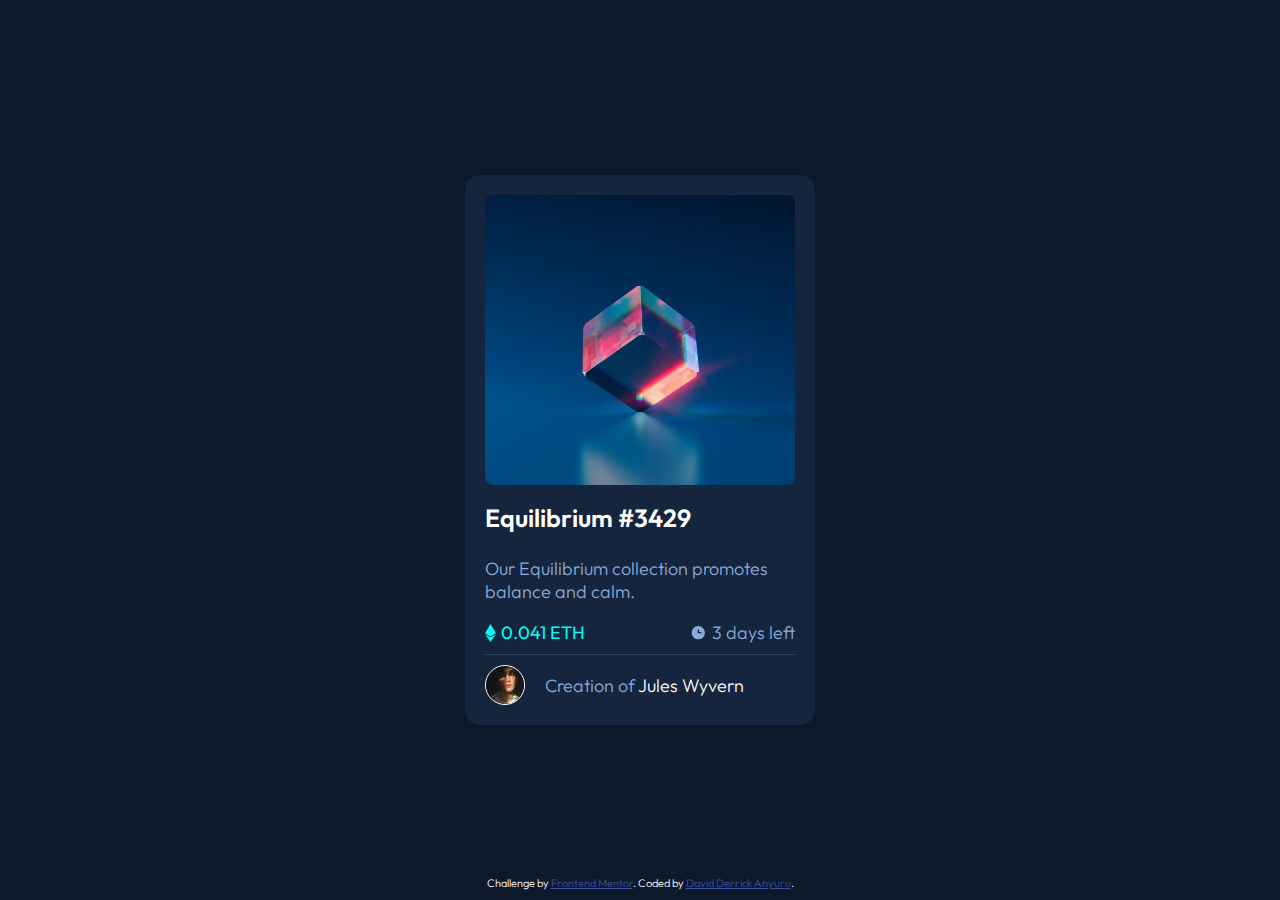
<file: nft-preview-card-component-main/index.html>
<!DOCTYPE html>
<html lang="en">
<head>
  <meta charset="UTF-8">
  <meta name="viewport" content="width=device-width, initial-scale=1.0"> <!-- displays site properly based on user's device -->
  <link rel="icon" type="image/png" sizes="32x32" href="./images/favicon-32x32.png">
  <link rel="stylesheet" href="./css/styles.css">
  <link rel="preconnect" href="https://fonts.googleapis.com"> 
  <link rel="preconnect" href="https://fonts.gstatic.com" crossorigin> 
  <link href="https://fonts.googleapis.com/css2?family=Fraunces:opsz,wght@9..144,500;9..144,700&family=Montserrat:wght@500;700&family=Outfit:wght@300;400;600;700&display=swap" rel="stylesheet">
  <title>Frontend Mentor | NFT preview card component</title>

</head>
<body >
  <div class="main-container">
    <div class ="equilibrium-par">
      <img src="./images/image-equilibrium.jpg" alt="equilibrium" class="equilibrium">
      <div class="overlay">
        <img src="./images/icon-view.svg" alt="view" class="view">
      </div>
    </div>
    <div class="container">
      <h1 class="text-white heading">
        Equilibrium #3429 
      </h1>
      <p class="text-soft-blue normal-text" > 
        Our Equilibrium collection promotes balance and calm.
      </p>
      <div class="middle">
        <div class="content">
          <img src="./images/icon-ethereum.svg" alt="etherium">
          <span class="text-cyan normal-text price">0.041 ETH</span>
        </div>
        <div class="content">
          <img src="./images/icon-clock.svg" alt="clock">
          <span class="text-soft-blue normal-text">3 days left</span>
        </div>
      </div>
      <div class="bottom">
        <img src="./images/image-avatar.png" alt="avatar" class="avatar">
        <span>
          <span class="text-soft-blue normal-text">Creation of</span>
          <span class="text-white normal-text seller">Jules Wyvern</span>
        </span>
      </div>
    </div>
  </div>
  <div class="attribution">
    Challenge by <a href="https://www.frontendmentor.io?ref=challenge" target="_blank">Frontend Mentor</a>. 
    Coded by <a href="https://github.com/ANYURU">David Derrick Anyuru</a>.
  </div>
</body>
</html>
</file>
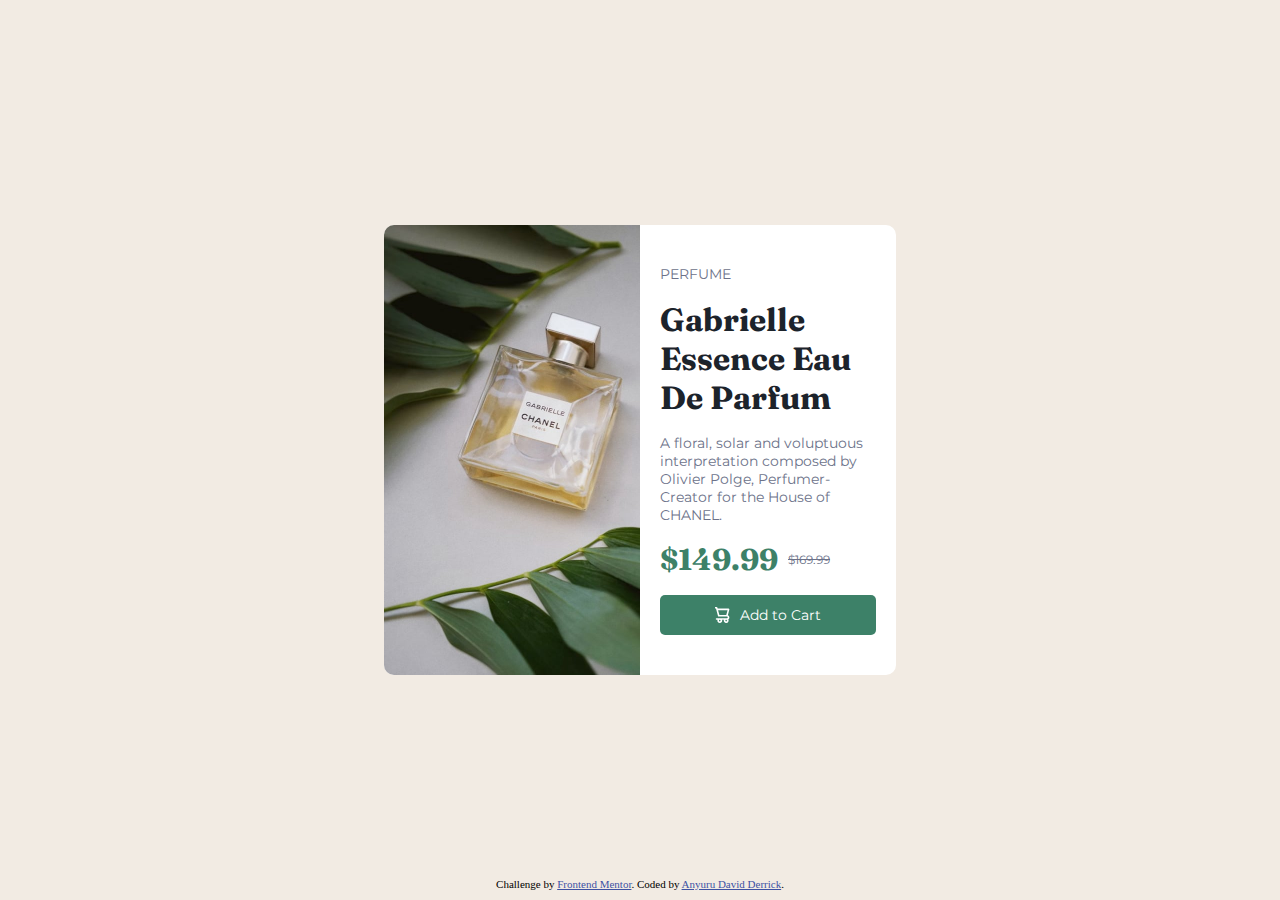
<file: product-preview-card-component-main/index.html>
<!DOCTYPE html>
<html lang="en">
<head>
  <meta charset="UTF-8">
  <meta name="viewport" content="width=device-width, initial-scale=1.0"> <!-- displays site properly based on user's device -->

  <!-- fonts -->
  <link rel="preconnect" href="https://fonts.googleapis.com"> 
  <link rel="preconnect" href="https://fonts.gstatic.com" crossorigin> 
  <link href="https://fonts.googleapis.com/css2?family=Montserrat:wght@500;700&family=Outfit:wght@400;700&display=swap" rel="stylesheet">
  <link href="https://fonts.googleapis.com/css2?family=Fraunces:opsz,wght@9..144,500;9..144,700&family=Montserrat:wght@500;700&family=Outfit:wght@400;700&display=swap" rel="stylesheet">
  
  <!-- favicon -->
  <link rel="icon" type="image/png" sizes="32x32" href="./images/favicon-32x32.png">
  
  <!-- stylesheet -->
  <link rel="stylesheet" href="./css/styles.css">
  
  <title>Frontend Mentor | Product preview card component</title>
</head>
<body>
  <main class="container">
    <div class="product">
    </div>
    <!-- <img src="./images/image-product-mobile.jpg" alt="product" class="product"> -->
    <div class="text-container">
      <span class="normal-text first-text">perfume</span>
      <h1> 
        Gabrielle Essence Eau De Parfum
      </h1>
      <p class="normal-text">
        A floral, solar and voluptuous interpretation composed by Olivier Polge, Perfumer-Creator for the House of CHANEL.
      </p>
      <div class="prices">
        <span class="new-price">$149.99</span>
        <s class="normal-text old-price">$169.99</s>
      </div>
      <button class="add-to-cart">
        <img src="./images/icon-cart.svg" alt="icon-cart">
        <span>Add to Cart</span>
      </button>
    </div>
  </main>
  <div class="attribution">
    Challenge by <a href="https://www.frontendmentor.io?ref=challenge" target="_blank">Frontend Mentor</a>. 
    Coded by <a href="https://github.com/ANYURU">Anyuru David Derrick</a>.
  </div>
</body>
</html>
</file>
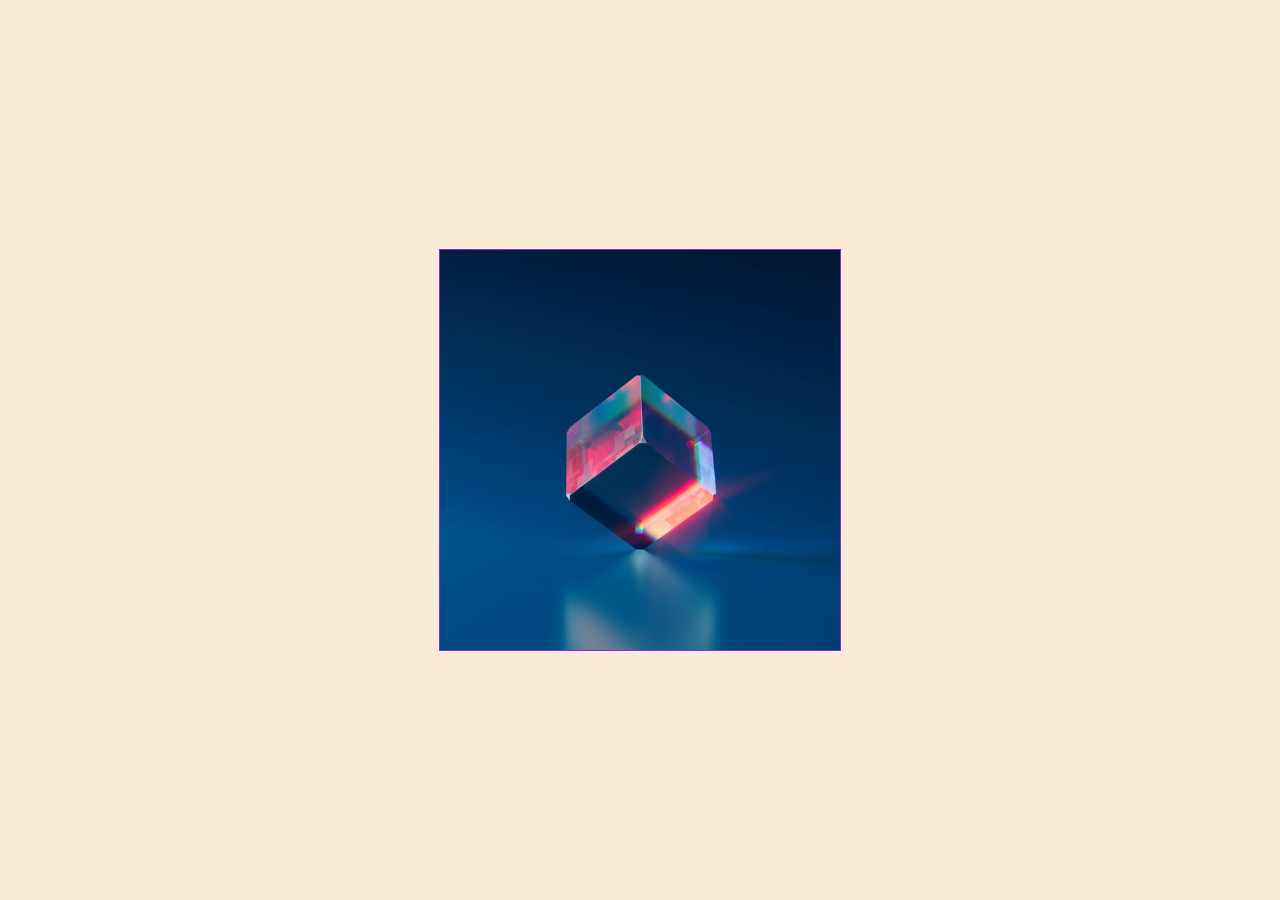
<file: nft-preview-card-component-main/lesssons/overlay/index.html>
<!DOCTYPE html>
<html lang="en">
<head>
    <meta charset="UTF-8">
    <meta http-equiv="X-UA-Compatible" content="IE=edge">
    <meta name="viewport" content="width=device-width, initial-scale=1.0">
    <link rel="stylesheet" href="./css/style.css">
    <link rel="preconnect" href="https://fonts.googleapis.com">
    <link rel="preconnect" href="https://fonts.gstatic.com" crossorigin>
    <link href="https://fonts.googleapis.com/css2?family=Damion&display=swap" rel="stylesheet">
    <title>css overlay</title>
</head>
<body>
    <div class ="main-container">
        <img src="./images/image-equilibrium.jpg" alt="equilibrium" class="equilibrium">
        <div class="overlay">
            <img src="./images/icon-view.svg" alt="view" class="view">
        </div>
    </div>
</body>
</html>
</file>
<file: nft-preview-card-component-main/css/styles.css>
html {
    box-sizing: border-box;
}

* {
    box-sizing: inherit;
}

:root {
    --soft-blue: hsl(215, 51%, 70%);
    --cyan: hsl(178, 100%, 50%);
    --main-bg: hsl(217, 54%, 11%);
    --card-bg: hsl(216, 50%, 16%);
    --line: hsl(215, 32%, 27%);
    --white: hsl(0, 0%, 100%);
    --font-size: 18px;
    --font: 'Outfit', sans-serif;
}

/* Attribution styles. */
.attribution { 
    font-size: 11px; 
    text-align: center; 
    bottom: 10px;
    position: absolute;
    color: white;
}

.normal-text {
    font-size: 18px;
}

.attribution a { 
    color: hsl(228, 45%, 44%); 
}

body {
    margin: 0;
    padding: 0;
    height: 100vh;
    display: flex;
    flex-direction: column;
    justify-content: center;
    align-items: center;
    font-family: var(--font);
    background-color: var(--main-bg);
    font-weight: 300;
}

.main-container {
    display: flex;
    flex-direction: column;
    padding: 20px;
    border-radius: 15px;
    width: 325px;
    height: 500px;
    background-color: var(--card-bg);
}

.container {
    display: flex;
    flex-direction: column;
    justify-content: space-between;
}

.equilibrium {
    width: 400px;
    height: 200px;
    border-radius: 7px;
}

.text-white {
    color: var(--white);
}

.middle {
    display: flex;
    justify-content: space-between;
    width: 100%;
}

.content {
    display: flex;
    align-items: center;
    gap: 5px;

}

.text-soft-blue {
    color: var(--soft-blue);
}

.text-cyan {
    color:  var(--cyan);
    font-weight: 400;
}

.bottom {
    display: flex;
    align-items: center;
    gap: 20px;
    padding-top: 10px;
    margin-top: 10px;
    border-top: solid 1px;
    border-color: var(--line);
}

.heading {
    font-family: outfit;
    margin-top: 5;
    margin-bottom: 5px;
    font-weight: 600;
    font-size: 18px;
    padding: 0;
}

.heading:hover {
    cursor: pointer;
    color: var(--cyan)
}


.avatar {
    width: 40px;
    border-radius: 50%;
    border: solid white 1px;
}

.equilibrium-par {
    position: relative;
    width: 100%;
    height: 60%;
    overflow: hidden;
    border-radius: 7px;
}

.equilibrium {
    width: 100%;
    height: 100%;
    position: absolute;
    display: flex;
}

.overlay {
    box-sizing: border-box;
    height: 100%;
    position: relative;
    display: flex;
    justify-content: center;
    align-items: center; 
}

.view {
    width: 45px;
    height: 45px;
    display: none;
}

.equilibrium-par:hover .view {
    display: block;
}

.normal-text {
    font-family: Outfit;
    font-size: 15px;
}

.equilibrium-par:hover .overlay {
    background-color: hsl(178, 100%, 50%, 0.5);
    cursor: pointer;
}

.price {
    font-family: Outfit;
    font-weight: 400;
}

.seller:hover {
    color: var(--cyan);
    cursor: pointer;
}

@media (min-width: 380px) and (max-width: 1440px){
    .main-container {
        display: flex;
        flex-direction: column;
        padding: 20px;
        border-radius: 15px;
        width: 350px;
        height: 550px;
        background-color: var(--card-bg);
    }

    .overlay {
        border-radius: 7px;
    }

    .heading {
        font-size: 25px;
    }

    .normal-text {
        font-size: 18px;
    }
}
</file>
<file: product-preview-card-component-main/css/styles.css>
*,
*::before,
*::after {
    margin: 0;
    padding: 0;
    box-sizing: border-box;
}

body {
    width: 100vw;
    height: 100vh;
    display: flex;
    flex-direction: column;
    justify-content: center;
    align-items: center;
    background-color: hsl(30, 38%, 92%)
}

.attribution { 
    font-size: 11px; 
    text-align: center; 
    position: absolute;
    bottom: 10px;
}

.attribution a { 
    color: hsl(228, 45%, 44%); 
}

.container {
    width: 90vw;
    height: 90vh;
    border-radius: 15px;
    background-color: hsl(0, 0%, 100%);
    display: flex;
    flex-direction: column;
    position: absolute;
}


.product {
    width: 100%;
    height: 35vh;
    border-top-left-radius: inherit;
    border-top-right-radius: inherit;
    background-image: url('../images/image-product-mobile.jpg');
    background-size: cover;
}

.first-text {
    text-transform: uppercase;
}

h1 {
    text-transform: capitalize;
    color: hsl(212, 21%, 14%);
    font-weight: bold;
    font-family: Fraunces;
}

.normal-text {
    color: hsl(228, 12%, 48%);
    font-family: Montserrat;
    font-size: 14px;
}

.text-container {
    padding-left: 20px;
    padding-right: 20px;
    display: flex;
    flex-direction: column;
    justify-content: space-between;
    flex-grow: 1;
    margin-bottom: 20px;
    margin-top: 20px;
} 

.add-to-cart {
    border: none;
    width: 100%;
    height: 40px;
    border-radius: 5px;
    background-color: #3D8168;
    color: hsl(0, 0%, 100%);
    font-family: Montserrat;
    font-size: 14px;
    display: flex;
    justify-content: center;
    align-items: center;
    gap: 10px;
}

.add-to-cart:hover {
    cursor: pointer;
    background-color: #032015;
}

.new-price {
    color: #3D8168;
    font-weight: bold;
    font-family: Fraunces;
    font-size: 25px;
    margin-right: 10px;
}

.prices {
    display: flex;
    align-items: center;
}

@media (min-width: 380px) and (max-width: 1440px){
    .container {
        width: 40vw;
        height: 50vh;
        flex-direction: row;
        border-radius: 10px;
    }

    h1 {
        text-align: left;
    }

    .text-container {
        padding: 20px;
        margin-left: 0px;
        margin-right: 0px;
        width: 50%;
    }

    .product {
        height: 100%;
        width: 50%;
        border-bottom-left-radius: inherit;
        border-top-right-radius: 0px;
        border-top-left-radius: 10px;
        border-bottom-left-radius: 10px;
        background-image: url('../images/image-product-desktop.jpg');
        background-size: cover;
    }

    .new-price {
        font-size: 30px;
    }

    .old-price {
        font-size: 12px;
    }
}
</file>
<file: nft-preview-card-component-main/lesssons/overlay/css/style.css>
body {
    margin: 0;
    padding: 0;
    background-color:antiquewhite;
    display: flex;
    justify-content: center;
    align-items: center ;
    height: 100vh;
    width: 100vw;
}

.main-container {
    width: 400px;
    height: 400px;
    border:solid blueviolet 1px;
    position: relative;
}

.equilibrium {
    width: 100%;
    height: 100%;
}

.view {
    display: none;
}

.main-container:hover .overlay {
    position: absolute;
    height: 100%;
    width: 100%;
    top: 0;
    display: flex;
    justify-content: center;
    align-items: center;
    background-color: hsl(178, 100%, 50%, 0.5);
    cursor: pointer;
}

.main-container:hover .view {
    display: block;
}
</file>
